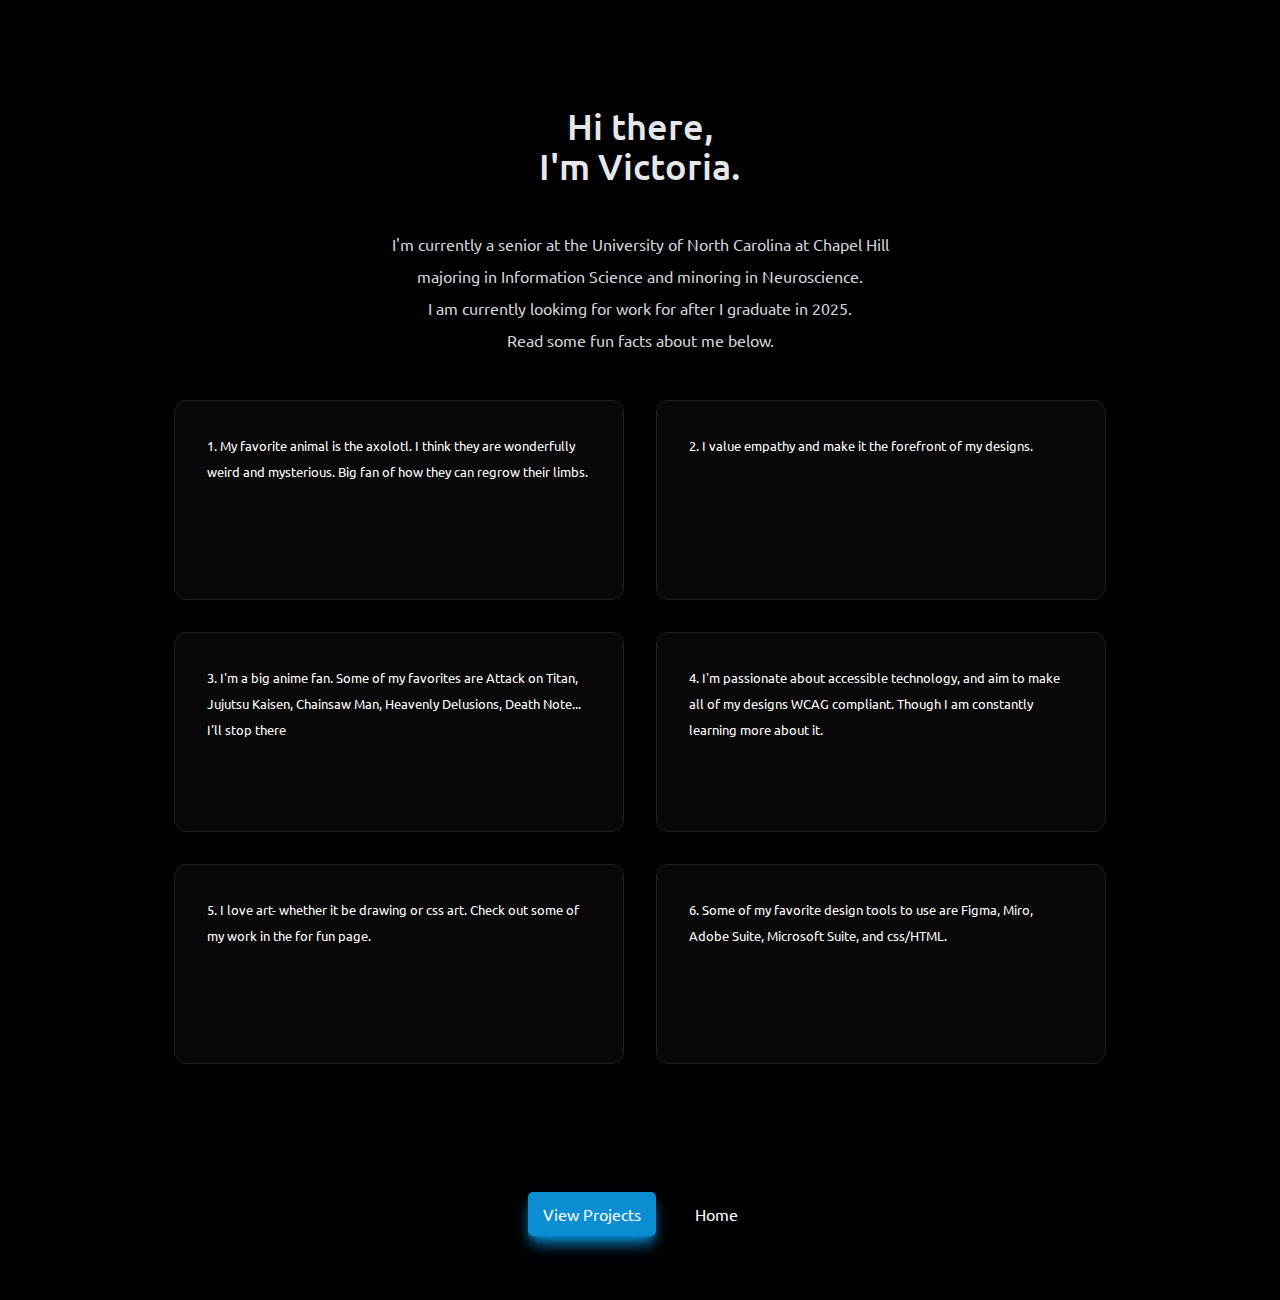
<file: About.html>
<!doctype html>
   <head>
       <meta charset="UTF-8" />
       <meta name="viewport" content="width=device-width, initial-scale=1.0" />
       <title>Navigator</title>
       <meta name="description" content="" />
       <link
           rel="shortcut icon"
           href="./assets/logo/logo.png"
           type="image/x-icon"
       />
       <link rel="stylesheet" href="./css/tailwind-build.css">
       <link rel="stylesheet" href="css/index.css" />
   </head>
   <body
   class="tw-flex tw-min-h-[100vh] tw-flex-col tw-bg-black tw-text-white"
>

   
   <section
   class="tw-relative tw-flex tw-min-h-[80vh] tw-w-full tw-max-w-[100vw] tw-flex-col tw-place-content-center 
tw-place-items-center tw-overflow-hidden tw-p-6"
>
   <div
       class="tw-mt-8 tw-flex tw-flex-col tw-place-items-center tw-gap-5"
   >
       <div
           class="reveal-up tw-mt-5 tw-flex tw-flex-col tw-gap-3 tw-text-center"
       >
           <h2
               class="tw-text-4xl tw-font-medium tw-text-gray-200 max-md:tw-text-2xl"
           >
               Hi there,<br> I'm Victoria. <br> 
           </h2>
           <p class="tw-text-gray-300 max-md:tw-text-sm">
            I'm currently a senior at the University of North Carolina at Chapel Hill <br> majoring in Information Science and minoring in Neuroscience. <br> I am currently lookimg for work for after I graduate in 2025. <br>Read some fun facts about me below. 
            
            
        </p>
       </div>
       <div
           class="tw-mt-6 tw-flex tw-max-w-[80%] tw-flex-wrap tw-place-content-center tw-gap-8 max-lg:tw-flex-col"
       >
           <div
               class="reveal-up tw-flex tw-h-[200px] tw-w-[450px] tw-gap-8 tw-rounded-xl tw-border-[1px] 
tw-border-outlineColor tw-bg-secondary tw-p-8 max-md:tw-w-[320px]"
           >
               <!-- <div class="tw-text-4xl max-md:tw-text-2xl"> -->
                   <!-- <i class="bi bi-globe"></i> -->
               <!-- </div> -->
               <div class="tw-flex tw-flex-col tw-gap-2">
                   <h3 class="text-about">
                       1. My favorite animal is the axolotl. I think 
                       they are wonderfully weird and mysterious. 
                       Big fan of how they can regrow their limbs.
                   </h3>
                   <!-- <p class="tw-text-gray-300 max-md:tw-text-sm"> -->
                       <!-- My favorite animal is the axolotl. I think they are wonderfully weird and mysterious. Big fan of how they can regrow their limbs.  --> 
<!--                         -->
<!--                         -->
                   <!-- </p> -->
               </div>
           </div>
           <div
               class="reveal-up tw-flex tw-h-[200px] tw-w-[450px] tw-gap-8 tw-rounded-xl tw-border-[1px] 
tw-border-outlineColor tw-bg-secondary tw-p-8 max-md:tw-w-[320px]"
           >
               <div class="tw-flex tw-flex-col tw-gap-2">
                   <h3 class="text-about">
                       2.  I value empathy and make it the forefront of my designs.
                   </h3> 
               </div>
           </div>
          
           <div
               class="reveal-up tw-flex tw-h-[200px] tw-w-[450px] tw-gap-8 tw-rounded-xl tw-border-[1px] 
tw-border-outlineColor tw-bg-secondary tw-p-8 max-md:tw-w-[320px]"
           >
            
            
            
               <div class="tw-flex tw-flex-col tw-gap-2">
                   <h3 class="text-about">
                       3.  I'm a big anime fan. Some of my favorites are Attack on Titan, Jujutsu Kaisen, Chainsaw Man, Heavenly Delusions, Death Note... I'll stop there
                   </h3>
                  
               </div>
           </div>
          
           <div
               class="reveal-up tw-flex tw-h-[200px] tw-w-[450px] tw-gap-8 tw-rounded-xl tw-border-[1px] 
            tw-border-outlineColor tw-bg-secondary tw-p-8 max-md:tw-w-[320px]"
           >
              
              
              
               <div class="tw-flex tw-flex-col tw-gap-2">
                   <h3 class="text-about">
                       4. I'm passionate about accessible technology, 
                       and aim to make all of my designs WCAG 
                       compliant. Though I am constantly learning 
                       more about it. 
                                              
                   </h3>
               </div>
           </div>
           <div
               class="reveal-up tw-flex tw-h-[200px] tw-w-[450px] tw-gap-8 tw-rounded-xl tw-border-[1px] 
            tw-border-outlineColor tw-bg-secondary tw-p-8 max-md:tw-w-[320px]"
           >
               <div class="tw-flex tw-flex-col tw-gap-2">
                   <h3 class="text-about">
                       5.  I love art- whether it be drawing or css art. Check out some of my work in the for fun page. 
                      
                      
                   </h3>
               </div>
           </div>
           <div
               class="reveal-up tw-flex tw-h-[200px] tw-w-[450px] tw-gap-8 tw-rounded-xl tw-border-[1px] 
tw-border-outlineColor tw-bg-secondary tw-p-8 max-md:tw-w-[320px]"
           >
               <div class="tw-flex tw-flex-col tw-gap-2">
                   <h3 class="text-about">
                       6. Some of my favorite design tools to use are 
                       Figma, Miro, Adobe Suite, Microsoft Suite, 
                       and css/HTML. 
                   </h3>
               </div>
           </div>
       </div>
   </div>
</section>



    <div class="tw-flex tw-h-full tw-min-h-[100vh] tw-w-full tw-flex-col tw-place-content-center tw-gap-6 tw-p-[5%] 
            max-xl:tw-place-items-center max-lg:tw-p-4" >
            
            <div class="tw-flex tw-flex-col tw-w-full tw-place-items-center tw-place-content-center">
        
                 <div class="reveal-up tw-mt-10 tw-flex tw-place-items-center tw-gap-4">
                    <a class="btn tw-bg-[#7e22ce85] tw-shadow-lg tw-shadow-primary tw-transition-transform tw-duration-[0.3s]
                      hover:tw-scale-x-[1.03]"
                     href="casestudy1.html"
                   >
                       View Projects
                    </a>
                    <a class="btn tw-flex tw-gap-2 !tw-bg-black !tw-text-white tw-transition-colors tw-duration-[0.3s] 
                      hover:!tw-bg-white hover:!tw-text-black"
                      href="index.html"
                       >
            <i class="bi bi-play-circle-fill"></i>
            <span>Home</span>
            </a>
        </div>
        </div>
    </div>
</file>
<file: css/index.css>
@import url('https://fonts.googleapis.com/css2?family=Dancing+Script:wght@400..700&family=Ubuntu:ital,wght@0,300;0,400;0,500;0,700;1,300;1,400;1,500;1,700&display=swap');

:root{

    --bg-color: #000;

    --btn-color: #fdfdfd;/* button color*/
    --btn-bg: #0A8DD3;/* button bg color*/

    --primary-text-color: #0A8DD3;
    --header-link-hover: #0A8DD3;
    --input-hover-bd-color: #0A8DD3;
}


html {
    scroll-behavior: smooth;
    font-family: "Ubuntu", sans-serif;
}

header{
    /* background-color: #fff;
    color: #000; */
    color: #b1b1b1;
    position: relative;
}


header > .collapsible-header{
    display: flex;
    gap: 1rem;
    width: 100%;
    background-color: inherit;
    place-content: center;
    overflow: hidden;
    transition: width 0.3s ease;
}

.animated-collapse{
    transition: width 0.3s ease;
}


.header-links {
    
    display: flex;
    gap: 20px; /* Ensures spacing between links */
    white-space: nowrap; 
    align-items: center;
    min-width: fit-content;
    border-radius: 5px;
    padding: 5px 20px;
    transition: background-color 0.5s, color 0.5s;
}


.header-links:hover {
    color: #ffffff;
    /* background-color: var(--header-link-hover); */
}

.primary-text-color{
    color: var(--primary-text-color);
}

.gradient-text{
    background: rgb(215,215,215);
    background: linear-gradient(90deg, rgba(215,215,215,1) 18%, rgba(136,136,136,1) 71%);
    -webkit-background-clip: text;
    -webkit-text-fill-color: transparent;
}

.signup-img-section{
    background-image: url("../assets/images/home/darkbg.png");
    background-position: center; /* Center the image */
    background-repeat: no-repeat; /* Do not repeat the image */
    background-size: cover;
}

.hero-img-bg-grad{
    margin-top: 0px;
    background: rgb(126,34,206);
    background: linear-gradient(90deg, #7e22ce91 8%, #625aafae 31%, #7badbbbc 76%, #54d2d0ca 89%);
    filter: blur(50px);
    opacity: 0.5;
    
}

#dashboard {
    /* transform-origin: bottom center; */
    transform: perspective(1200px) translateX(0px) translateY(12px) scale(0.8)
        rotate(0deg) rotateX(70deg);
    transition: transform 0.5;
    margin-bottom: 100px;

}

.border-gradient{
    background: rgb(219,215,213);
    background: linear-gradient(180deg, rgba(219,215,213,1) 35%, rgba(214,211,233,0) 71%);
    /* background-image: linear-gradient(90deg, #7e22ce91 8%, #625aafae 31%, #7badbbbc 76%, #54d2d0ca 89%); */
    padding: 2px;
    border-radius: 10px;
}
.border-gradient>div{
    /* background-color: var(--bg-color); */
    background-color: var(--bg-color);
    border-radius: inherit;
}

.opacity-0{
    opacity: 0 !important;
}

.opacity-100{
    opacity: 100 !important;
}

.btn{
    padding: 10px 15px;
    width: max-content;
    border-radius: 5px;
    color: var(--btn-color);
    background-color: var(--btn-bg);
    justify-content: center;
    align-items: center;
    display: flex;
    cursor: pointer;
}

.btn:hover{

}

.btn:disabled{
    cursor: default;
}

.input{
    padding: 10px;
    background-color: transparent;
    border-radius: 5px;
    /* outline: none; */
    min-width: 100px;
    border: 1px solid #818080;
    /* transition: border 0.3s; */
}

.input:active, .input:focus, .input:focus-within{
    border: 1px solid var(--input-hover-bd-color) !important;
}

.carousel-container {
    overflow: hidden;
    white-space: nowrap;
    width: 100%;
    max-width: 800px;
}
  
.carousel {
    display: inline-block;
    animation: scroll 10s linear infinite;
}
  
.carousel-img {
    display: inline-block;
    margin: 0 20px;
}
  
@keyframes scroll {
    0% {
        transform: translateX(0);
    }
    100% {
        transform: translateX(-50%);
    }
}

.footer-link{
    color: #c7c6c6;
    transition: color 0.3s;
}

.footer-link:hover{
    color: #fff;
}


/* Style for the collapsible content such as faq commonly known as: accordion */

.faq-accordion {
    background-color: inherit;
    color: #f2f2f2;
    cursor: pointer;
    padding: 15px 18px;
    width: 100%;
    border: none;
    text-align: left;
    outline: none;
    transition: height 0.4s;
}

.faq .content {
    padding: 0px 18px;
    color: #e4e4e4;
    height: max-content;
    overflow: hidden;
    background-color: transparent;
    text-align: justify;
    max-height: 0px;
    transition: max-height 0.4s, padding 0.4s;
}

.faq-accordion .active,
.faq-accordion:hover {
    /* background-color: #2e2c2c; */
}

@media not all and (min-width: 1024px) {
    header .collapsible-header {
        position: fixed;
        right: 0px;
        flex-direction: column;
        opacity: 0;
        height: 100vh;
        min-height: 100vh;
        height: 100dvh;
        width: 0vw;
        justify-content: space-between;
        padding: 5px;
        padding-top: 5%;
        padding-bottom: 5%;
        place-items: end;
        background-color: #040404;
        color: #ffffff;
        overflow-y: auto;
        box-shadow: 3px 0px 3px 2px #9f9f9f;
    }

    .header-links{
        color: rgb(255, 255, 255);
    }
    
}


/* project 2 header*/
.canvas{
    display:block;
}

/* Make the container fill the screen */
.swirl-container {
    position: relative;
    width: 100vw;
    height: 100vh;
    overflow: hidden;
}

/* Ensure the canvas (swirl animation) covers the whole screen */
#swirlCanvas {
    position: absolute;
    top: 0;
    left: 0;
    width: 100%;
    height: 100%;
}

/* Centered image styling */
.centered-image {
    position: absolute;
    top: 50%;
    left: 50%;
    transform: translate(-50%, -50%);
    width: 500px; /* Adjust size as needed */
    height: auto;
    z-index: 1; /* Ensures it's above the animation */
}


.white-section {
    width: 100vw; /* Full width */
    background-color: #ffffff;
    padding: 0px;
}

.blue-on-white-half{
    color: #005FFF;
}

.competition-analysis{
    display: flex;
    justify-content: center;  
    align-items: center;
    gap: 20px;  /* Space between text and squares */
    padding: 20px;
    text-align: right;
}

.square-container{
        display: flex;
        gap: 15px;  /* Space between squares */
}


.square{
    width: 170px;
    height: 270px;
    background-color: #00639D;
    border: 4px solid #00A3FF;
    border-radius: 15px;
    display: flex;
    justify-content: center;
    align-items: center;
    font-weight: bold;
    text-align: center;  /* Centers text inside */
    font-size: 11px;  /* Smaller text */
    padding: 5px;
    word-wrap: break-word;  /* Ensures long words break */
    font-weight: 100;
}

.userflow{
    padding-top:100px;
}

.footer-image{
    padding-bottom: 200px;
}
</file>
